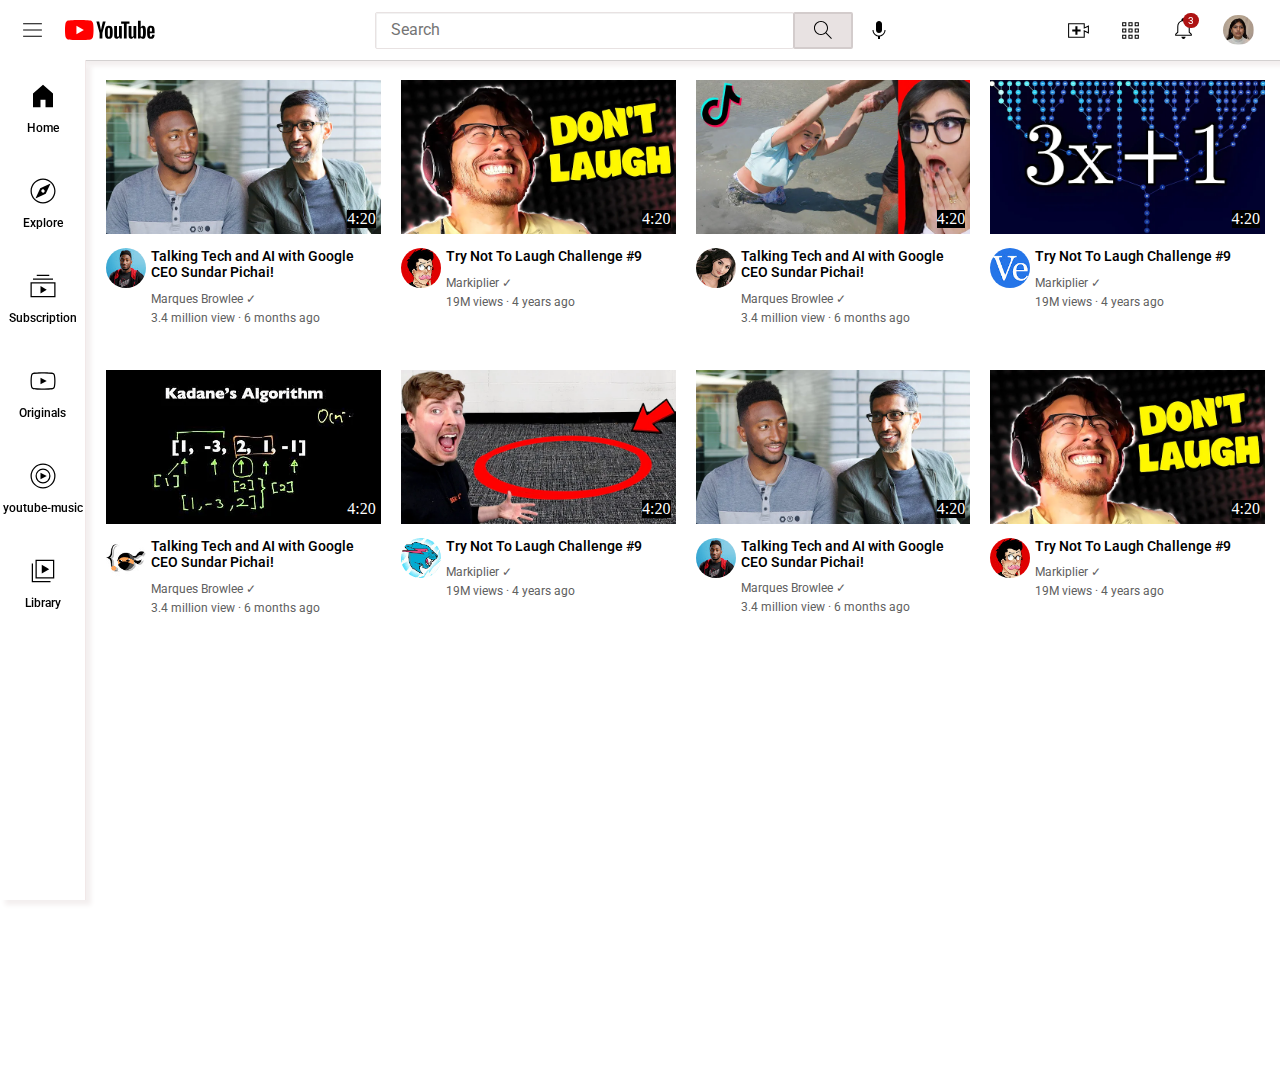
<file: index.html>
<!DOCTYPE html>
<html>

<head>
    <title>youtube clone</title>
    <link rel="preconnect" href="https://fonts.googleapis.com">
    <link rel="preconnect" href="https://fonts.gstatic.com" crossorigin>
    <link href="https://fonts.googleapis.com/css2?family=Roboto:wght@400;700&display=swap" rel="stylesheet">
    <link rel="stylesheet" href="cssFiles/Header.css">
    <link rel="stylesheet" href="cssFiles/generic.css">
    <link rel="stylesheet" href="cssFiles/videoPreview.css">
    <link rel="stylesheet" href="cssFiles/sidebar.css">


</head>

<body>

    <header class="header">
        <div class="left-header">
            <img src="header-icons/hamburger-menu.svg" class="hamberger-menu">
            <img src="header-icons/youtube-logo.svg" class="logo">
        </div>
        <div class="middle-header">
            <input class="search-bar" type="text" placeholder="Search">

            <button class="search-button">
                <img src="header-icons/search.svg" class="search-image">
                <div class="tooltip">Search</div>
            </button>



            <button class="voice-search-button">
                <img src="header-icons/voice-search-icon.svg" class="voice-image">
                <div class="tooltip">Search with your voice</div>
            </button>


        </div>
        <div class="right-header">
            <button class="upload-button">
                <img src="header-icons/upload.svg" class="upload">
                <div class="tooltip">upload</div>
            </button>
            <button class="apps-button">
                <img src="header-icons/youtube-apps.svg" class="apps">
                <div class="tooltip">apps</div>
            </button>
            <button class="not-button">
                <div class="notification_div">
                    <img src="header-icons/notifications.svg" class="notification">
                    <div class="not_value">3</div>
                </div>
                <div class="tooltip">notifications</div>
            </button>
            <button class="dp-button">
                <img src="profilePictures/Shah_Image.png" class="dp">
    </header>
    </button>


    </div>
    </header>

    <nav class="sidebar">
        <div class="sidebar-links">
            <img src="sidebar/home.svg" class="home">
            <div class="sidebar-content">Home</div>
        </div>
        <div class="sidebar-links">
            <img src="sidebar/explore.svg" class="explore">
            <div class="sidebar-content">Explore</div>
        </div>
        <div class="sidebar-links">
            <img src="sidebar/subscriptions.svg" class="subscription">
            <div class="sidebar-content">Subscription</div>
        </div>
        <div class="sidebar-links">
            <img src="sidebar/originals.svg" class="originals">
            <div class="sidebar-content">Originals</div>
        </div>
        <div class="sidebar-links">
            <img src="sidebar/youtube-music.svg" class="youtube-music">
            <div class="sidebar-content">youtube-music</div>
        </div>
        <div class="sidebar-links">
            <img src="sidebar/library.svg" class="library">
            <div class="sidebar-content">Library</div>
        </div>
    </nav>

    <main class="video-page-grid">
        <section class="div-ele">
            <div class="video-banner">
                <img src="thumbnails/thumbnail-1.webp" class="image1">
                <div class="video-time">4:20</div>
            </div>
            <div class="desc-grid">
                <div class="profilePicture">
                    <img class="profile" src="profilePictures/channel-1.jpeg">
                </div>
                <div class="description">
                    <p class="videoTitle">Talking Tech and AI with Google CEO
                        Sundar Pichai!</p>
                    <p class="author">Marques Browlee &#10003;</p>
                    <p class="video_stats">3.4 million view &#183; 6 months ago </p>
                </div>

            </div>
        </section>
        <section class="div-ele">
            <div class="div-ele">
                <div class="video-banner">
                    <img src="thumbnails/thumbnail-2.webp" class="image1">
                    <div class="video-time">4:20</div>
                </div>
                <div class="desc-grid">
                    <div class="profilePicture">
                        <img class="profile" src="profilePictures/channel-2.jpeg">
                    </div>
                    <div class="description">
                        <p class="videoTitle">Try Not To Laugh Challenge #9</p>
                        <p class="author">Markiplier &#10003;</p>
                        <p class="video_stats">19M views &#183; 4 years ago </p>
                    </div>

                </div>
            </div>
        </section>
        <section class="div-ele">
            <div class="video-banner">
                <img src="thumbnails/thumbnail-3.webp" class="image1">
                <div class="video-time">4:20</div>
            </div>
            <div class="desc-grid">
                <div class="profilePicture">
                    <img class="profile" src="profilePictures/channel-3.jpeg">
                </div>
                <div class="description">
                    <p class="videoTitle">Talking Tech and AI with Google CEO
                        Sundar Pichai!</p>
                    <p class="author">Marques Browlee &#10003;</p>
                    <p class="video_stats">3.4 million view &#183; 6 months ago </p>
                </div>

            </div>
        </section>
        <section class="div-ele">
            <div class="div-ele">
                <div class="video-banner">
                    <img src="thumbnails/thumbnail-4.webp" class="image1">
                    <div class="video-time">4:20</div>
                </div>
                <div class="desc-grid">
                    <div class="profilePicture">
                        <img class="profile" src="profilePictures/channel-4.jpeg">
                    </div>
                    <div class="description">
                        <p class="videoTitle">Try Not To Laugh Challenge #9</p>
                        <p class="author">Markiplier &#10003;</p>
                        <p class="video_stats">19M views &#183; 4 years ago </p>
                    </div>

                </div>
            </div>
        </section>
        <section class="div-ele">
            <div class="video-banner">
                <img src="thumbnails/thumbnail-5.webp" class="image1">
                <div class="video-time">4:20</div>
            </div>
            <div class="desc-grid">
                <div class="profilePicture">
                    <img class="profile" src="profilePictures/channel-5.jpeg">
                </div>
                <div class="description">
                    <p class="videoTitle">Talking Tech and AI with Google CEO
                        Sundar Pichai!</p>
                    <p class="author">Marques Browlee &#10003;</p>
                    <p class="video_stats">3.4 million view &#183; 6 months ago </p>
                </div>

            </div>
        </section>
        <section class="div-ele">
            <div class="div-ele">
                <div class="video-banner">
                    <img src="thumbnails/thumbnail-6.webp" class="image1">
                    <div class="video-time">4:20</div>
                </div>
                <div class="desc-grid">
                    <div class="profilePicture">
                        <img class="profile" src="profilePictures/channel-6.jpeg">
                    </div>
                    <div class="description">
                        <p class="videoTitle">Try Not To Laugh Challenge #9</p>
                        <p class="author">Markiplier &#10003;</p>
                        <p class="video_stats">19M views &#183; 4 years ago </p>
                    </div>

                </div>
            </div>
        </section>
        <section class="div-ele">
            <div class="video-banner">
                <img src="thumbnails/thumbnail-1.webp" class="image1">
                <div class="video-time">4:20</div>
            </div>
            <div class="desc-grid">
                <div class="profilePicture">
                    <img class="profile" src="profilePictures/channel-1.jpeg">
                </div>
                <div class="description">
                    <p class="videoTitle">Talking Tech and AI with Google CEO
                        Sundar Pichai!</p>
                    <p class="author">Marques Browlee &#10003;</p>
                    <p class="video_stats">3.4 million view &#183; 6 months ago </p>
                </div>

            </div>
        </section>
        <section class="div-ele">
            <div class="div-ele">
                <div class="video-banner">
                    <img src="thumbnails/thumbnail-2.webp" class="image1">
                    <div class="video-time">4:20</div>
                </div>
                <div class="desc-grid">
                    <div class="profilePicture">
                        <img class="profile" src="profilePictures/channel-2.jpeg">
                    </div>
                    <div class="description">
                        <p class="videoTitle">Try Not To Laugh Challenge #9</p>
                        <p class="author">Markiplier &#10003;</p>
                        <p class="video_stats">19M views &#183; 4 years ago </p>
                    </div>

                </div>
            </div>
        </section>
    </main>


</body>

</html>
</file>
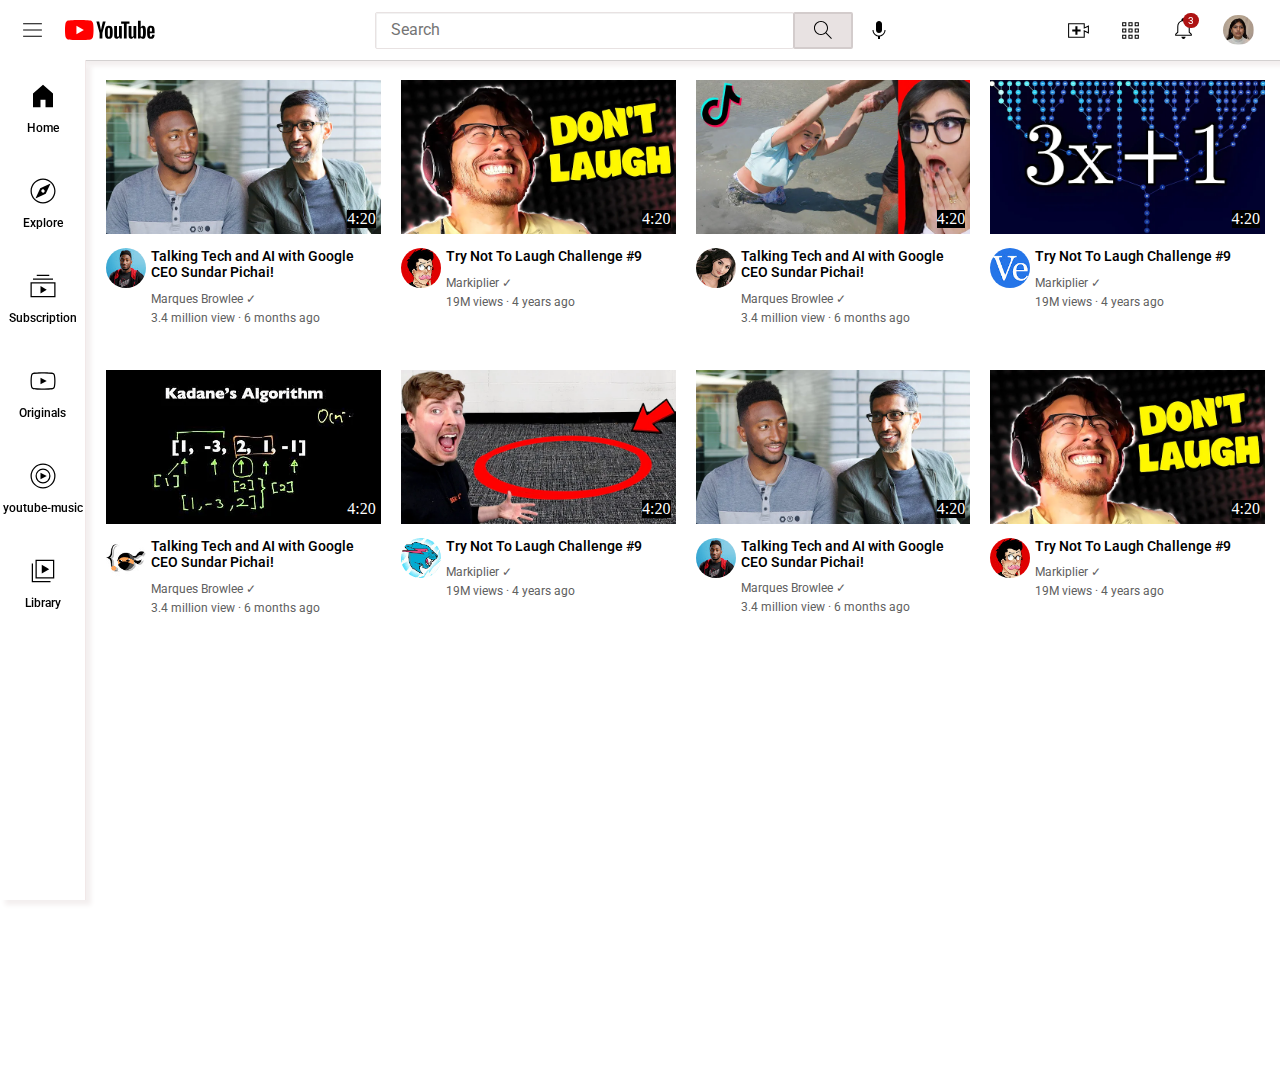
<file: youtube.html>
<!DOCTYPE html>
<html>

<head>
    <title>youtube clone</title>
    <link rel="preconnect" href="https://fonts.googleapis.com">
    <link rel="preconnect" href="https://fonts.gstatic.com" crossorigin>
    <link href="https://fonts.googleapis.com/css2?family=Roboto:wght@400;700&display=swap" rel="stylesheet">
    <link rel="stylesheet" href="cssFiles/Header.css">
    <link rel="stylesheet" href="cssFiles/generic.css">
    <link rel="stylesheet" href="cssFiles/videoPreview.css">
    <link rel="stylesheet" href="cssFiles/sidebar.css">


</head>

<body>

    <header class="header">
        <div class="left-header">
            <img src="header-icons/hamburger-menu.svg" class="hamberger-menu">
            <img src="header-icons/youtube-logo.svg" class="logo">
        </div>
        <div class="middle-header">
            <input class="search-bar" type="text" placeholder="Search">

            <button class="search-button">
                <img src="header-icons/search.svg" class="search-image">
                <div class="tooltip">Search</div>
            </button>



            <button class="voice-search-button">
                <img src="header-icons/voice-search-icon.svg" class="voice-image">
                <div class="tooltip">Search with your voice</div>
            </button>


        </div>
        <div class="right-header">
            <button class="upload-button">
                <img src="header-icons/upload.svg" class="upload">
                <div class="tooltip">upload</div>
            </button>
            <button class="apps-button">
                <img src="header-icons/youtube-apps.svg" class="apps">
                <div class="tooltip">apps</div>
            </button>
            <button class="not-button">
                <div class="notification_div">
                    <img src="header-icons/notifications.svg" class="notification">
                    <div class="not_value">3</div>
                </div>
                <div class="tooltip">notifications</div>
            </button>
            <button class="dp-button">
                <img src="profilePictures/Shah_Image.png" class="dp">
    </header>
    </button>


    </div>
    </header>

    <nav class="sidebar">
        <div class="sidebar-links">
            <img src="sidebar/home.svg" class="home">
            <div class="sidebar-content">Home</div>
        </div>
        <div class="sidebar-links">
            <img src="sidebar/explore.svg" class="explore">
            <div class="sidebar-content">Explore</div>
        </div>
        <div class="sidebar-links">
            <img src="sidebar/subscriptions.svg" class="subscription">
            <div class="sidebar-content">Subscription</div>
        </div>
        <div class="sidebar-links">
            <img src="sidebar/originals.svg" class="originals">
            <div class="sidebar-content">Originals</div>
        </div>
        <div class="sidebar-links">
            <img src="sidebar/youtube-music.svg" class="youtube-music">
            <div class="sidebar-content">youtube-music</div>
        </div>
        <div class="sidebar-links">
            <img src="sidebar/library.svg" class="library">
            <div class="sidebar-content">Library</div>
        </div>
    </nav>

    <main class="video-page-grid">
        <section class="div-ele">
            <div class="video-banner">
                <img src="thumbnails/thumbnail-1.webp" class="image1">
                <div class="video-time">4:20</div>
            </div>
            <div class="desc-grid">
                <div class="profilePicture">
                    <img class="profile" src="profilePictures/channel-1.jpeg">
                </div>
                <div class="description">
                    <p class="videoTitle">Talking Tech and AI with Google CEO
                        Sundar Pichai!</p>
                    <p class="author">Marques Browlee &#10003;</p>
                    <p class="video_stats">3.4 million view &#183; 6 months ago </p>
                </div>

            </div>
        </section>
        <section class="div-ele">
            <div class="div-ele">
                <div class="video-banner">
                    <img src="thumbnails/thumbnail-2.webp" class="image1">
                    <div class="video-time">4:20</div>
                </div>
                <div class="desc-grid">
                    <div class="profilePicture">
                        <img class="profile" src="profilePictures/channel-2.jpeg">
                    </div>
                    <div class="description">
                        <p class="videoTitle">Try Not To Laugh Challenge #9</p>
                        <p class="author">Markiplier &#10003;</p>
                        <p class="video_stats">19M views &#183; 4 years ago </p>
                    </div>

                </div>
            </div>
        </section>
        <section class="div-ele">
            <div class="video-banner">
                <img src="thumbnails/thumbnail-3.webp" class="image1">
                <div class="video-time">4:20</div>
            </div>
            <div class="desc-grid">
                <div class="profilePicture">
                    <img class="profile" src="profilePictures/channel-3.jpeg">
                </div>
                <div class="description">
                    <p class="videoTitle">Talking Tech and AI with Google CEO
                        Sundar Pichai!</p>
                    <p class="author">Marques Browlee &#10003;</p>
                    <p class="video_stats">3.4 million view &#183; 6 months ago </p>
                </div>

            </div>
        </section>
        <section class="div-ele">
            <div class="div-ele">
                <div class="video-banner">
                    <img src="thumbnails/thumbnail-4.webp" class="image1">
                    <div class="video-time">4:20</div>
                </div>
                <div class="desc-grid">
                    <div class="profilePicture">
                        <img class="profile" src="profilePictures/channel-4.jpeg">
                    </div>
                    <div class="description">
                        <p class="videoTitle">Try Not To Laugh Challenge #9</p>
                        <p class="author">Markiplier &#10003;</p>
                        <p class="video_stats">19M views &#183; 4 years ago </p>
                    </div>

                </div>
            </div>
        </section>
        <section class="div-ele">
            <div class="video-banner">
                <img src="thumbnails/thumbnail-5.webp" class="image1">
                <div class="video-time">4:20</div>
            </div>
            <div class="desc-grid">
                <div class="profilePicture">
                    <img class="profile" src="profilePictures/channel-5.jpeg">
                </div>
                <div class="description">
                    <p class="videoTitle">Talking Tech and AI with Google CEO
                        Sundar Pichai!</p>
                    <p class="author">Marques Browlee &#10003;</p>
                    <p class="video_stats">3.4 million view &#183; 6 months ago </p>
                </div>

            </div>
        </section>
        <section class="div-ele">
            <div class="div-ele">
                <div class="video-banner">
                    <img src="thumbnails/thumbnail-6.webp" class="image1">
                    <div class="video-time">4:20</div>
                </div>
                <div class="desc-grid">
                    <div class="profilePicture">
                        <img class="profile" src="profilePictures/channel-6.jpeg">
                    </div>
                    <div class="description">
                        <p class="videoTitle">Try Not To Laugh Challenge #9</p>
                        <p class="author">Markiplier &#10003;</p>
                        <p class="video_stats">19M views &#183; 4 years ago </p>
                    </div>

                </div>
            </div>
        </section>
        <section class="div-ele">
            <div class="video-banner">
                <img src="thumbnails/thumbnail-1.webp" class="image1">
                <div class="video-time">4:20</div>
            </div>
            <div class="desc-grid">
                <div class="profilePicture">
                    <img class="profile" src="profilePictures/channel-1.jpeg">
                </div>
                <div class="description">
                    <p class="videoTitle">Talking Tech and AI with Google CEO
                        Sundar Pichai!</p>
                    <p class="author">Marques Browlee &#10003;</p>
                    <p class="video_stats">3.4 million view &#183; 6 months ago </p>
                </div>

            </div>
        </section>
        <section class="div-ele">
            <div class="div-ele">
                <div class="video-banner">
                    <img src="thumbnails/thumbnail-2.webp" class="image1">
                    <div class="video-time">4:20</div>
                </div>
                <div class="desc-grid">
                    <div class="profilePicture">
                        <img class="profile" src="profilePictures/channel-2.jpeg">
                    </div>
                    <div class="description">
                        <p class="videoTitle">Try Not To Laugh Challenge #9</p>
                        <p class="author">Markiplier &#10003;</p>
                        <p class="video_stats">19M views &#183; 4 years ago </p>
                    </div>

                </div>
            </div>
        </section>
    </main>


</body>

</html>
</file>
<file: cssFiles/Header.css>
.header {

    display: flex;
    flex-direction: row;
    justify-content: space-between;
    position: fixed;
    left: 0;
    right: 0;
    top: 0;
    height: 60px;
    background-color: white;
    border-bottom: 1px solid rgb(212, 209, 209);
    box-shadow: 5px 5px 5px rgb(243, 239, 239);
    z-index: 100;

}

.left-header {
    display: flex;
    justify-content: space-between;
    align-items: center;

}

.hamberger-menu {
    height: 25px;
    margin-left: 20px;
    margin-right: 20px;
    cursor: pointer;


}

.logo {
    height: 20px;
    cursor: pointer;
}

.middle-header {
    flex: 1;
    margin-left: 220px;
    margin-right: 60px;
    display: flex;
    align-items: center;

}

.search-bar {
    height: 33px;
    flex: 1;
    /* margin-top: 6px; */
    font-size: 16px;
    border-radius: 2px;
    max-width: 400px;
    padding-left: 15px;
    box-shadow: inset 1px 1px rgba(0, 0, 0, 0.05);
    border: 1px solid rgb(232, 226, 226);
    flex-shrink: 0;
    width: 0;
    cursor: pointer;

}

.search-bar::placeholder {
    font-family: Roboto, Arial;
    font-size: 16px;
    border-color: aqua;
}

.search-button {
    height: 37px;
    width: 60px;
    border-radius: 2px;
    border-color: rgb(211, 204, 204);
    border-style: solid;
    margin-right: 8px;
    background-color: rgb(232, 226, 226);
    margin-left: -1px;
    align-items: center;
    padding-top: 4px;
    cursor: pointer;


}

.search-button .tooltip,
.voice-search-button .tooltip,
.upload-button .tooltip,
.apps-button .tooltip,
.dp-button .tooltip,
.not-button .tooltip {
    position: absolute;
    background-color: grey;
    color: white;
    font-size: 14px;
    font-family: Roboto, Arial;
    border-radius: 2px;
    border: 2px solid gray;
    margin-top: 5px;
    opacity: 0;
    pointer-events: none;
    white-space: nowrap;
    flex: 1;
    height: fit-content;
    transition: opacity 0.15s;


}

.search-button:hover .tooltip,
.voice-search-button:hover .tooltip,
.upload-button:hover .tooltip,
.apps-button:hover .tooltip,
.dp-button:hover .tooltip,
.not-button:hover .tooltip {
    opacity: 1;
}

.voice-search-button,
.upload-button,
.not-button,
.apps-button,
.dp-button {

    border: none;
    border-radius: 20px;
    background-color: #ffffff;
    cursor: pointer;
    position: relative;
    display: flex;
    justify-content: center;
    flex-direction: column;
    align-items: center;


}


.search-image {
    height: 24px;
}

.voice-image {
    height: 24px;
    width: 24px;

}

.right-header {
    width: 200px;
    display: flex;
    align-items: center;
    align-content: center;
    justify-content: space-between;
    flex-shrink: 0;
    margin-right: 20px;
}

.upload {
    height: 25px;
    cursor: pointer;

}

.apps {
    height: 25px;
    cursor: pointer;
}

.notification {

    height: 25px;
    cursor: pointer;
}

.notification_div {
    position: relative;
}

.not_value {
    background-color: rgb(174, 19, 19);
    color: white;
    position: absolute;
    right: -3px;
    top: -3px;
    padding-left: 5px;
    padding-right: 5px;
    padding-top: 2px;
    padding-bottom: 2px;
    border-radius: 10px;
    font-size: 10px;
    font-family: Roboto, Arial;
}

.dp {
    height: 30px;
    border-radius: 15px;
    cursor: pointer;
}
</file>
<file: cssFiles/generic.css>
p {
    font-family: Roboto, Arial;
}

body {
    margin: 0;
    padding-top: 80px;
    padding-left: 106px;
    padding-right: 15px;
    height: 1000px;

}
</file>
<file: cssFiles/videoPreview.css>
/* 
.div-ele {
    width: 100%;
    display: inline-block;
    vertical-align: top;
    margin-right: 15px;
} */

.image1 {
    width: 100%;
    /* height: 300px;
    object-fit: contain;
    object-position: top;
    border-width: 2px;
    border-style: solid;
    border-color: red; */
    /* margin-bottom: 0PX;
    display: block; */
}

.video-banner {
    position: relative;
}

.video-time {
    position: absolute;
    background-color: black;
    color: white;
    right: 5px;
    bottom: 10px;

}



.profilePicture {
    vertical-align: top;
    margin-top: 10px;
}

.profile {
    width: 100%;
    vertical-align: top;
    border-radius: 50%;
}

.desc-grid {
    display: grid;
    grid-template-columns: 40px 1fr;
}

.description {
    margin-left: 5px;
}

.videoTitle {
    width: 100%;
    margin-top: 10px;
    /* font-family: sans-serif; */
    font-size: 14px;
    font-weight: 550;
    margin-bottom: 5%;
}

.video_stats,
.author {
    margin-top: 0;
    margin-bottom: 5px;
    /* font-family: sans-serif; */
    font-size: 12px;
    color: rgb(96, 96, 96);
}

.video-page-grid {
    display: grid;
    grid-template-columns: 1fr 1fr 1fr;
    column-gap: 20px;
    row-gap: 40px;

}


@media (max-width: 700px) {
    .video-page-grid {
        grid-template-columns: 1fr 1fr;
    }
}

@media (min-width: 700px) and (max-width: 1000px) {
    .video-page-grid {
        grid-template-columns: 1fr 1fr1 fr;
    }
}

@media (min-width: 1000px) {
    .video-page-grid {
        grid-template-columns: 1fr 1fr 1fr 1fr;
    }
}
</file>
<file: cssFiles/sidebar.css>
.sidebar {
    position: fixed;
    background-color: white;
    left: 0;
    bottom: 0;
    top: 60px;
    width: 85px;
    border-right: 1px solid rgb(241, 232, 232);
    box-shadow: 5px 5px 5px rgb(243, 239, 239);
    z-index: 200;
}

.sidebar-links {
    height: 95px;
    display: flex;
    flex-direction: column;
    align-items: center;
    justify-content: center;
    cursor: pointer;

}

.sidebar-links:hover {
    background-color: lightgray;
}

.sidebar-links img {
    height: 30px;
    margin-bottom: 10px;
}

.sidebar-links .sidebar-content {
    font-size: 12px;
    font-family: Roboto, Arial;
    font-weight: 500;
}

/* .home,
.explore,
.originals,
.library,
.youtube-music,
.subscription {
    position: absolute;
    align-items: center;
} */
</file>
